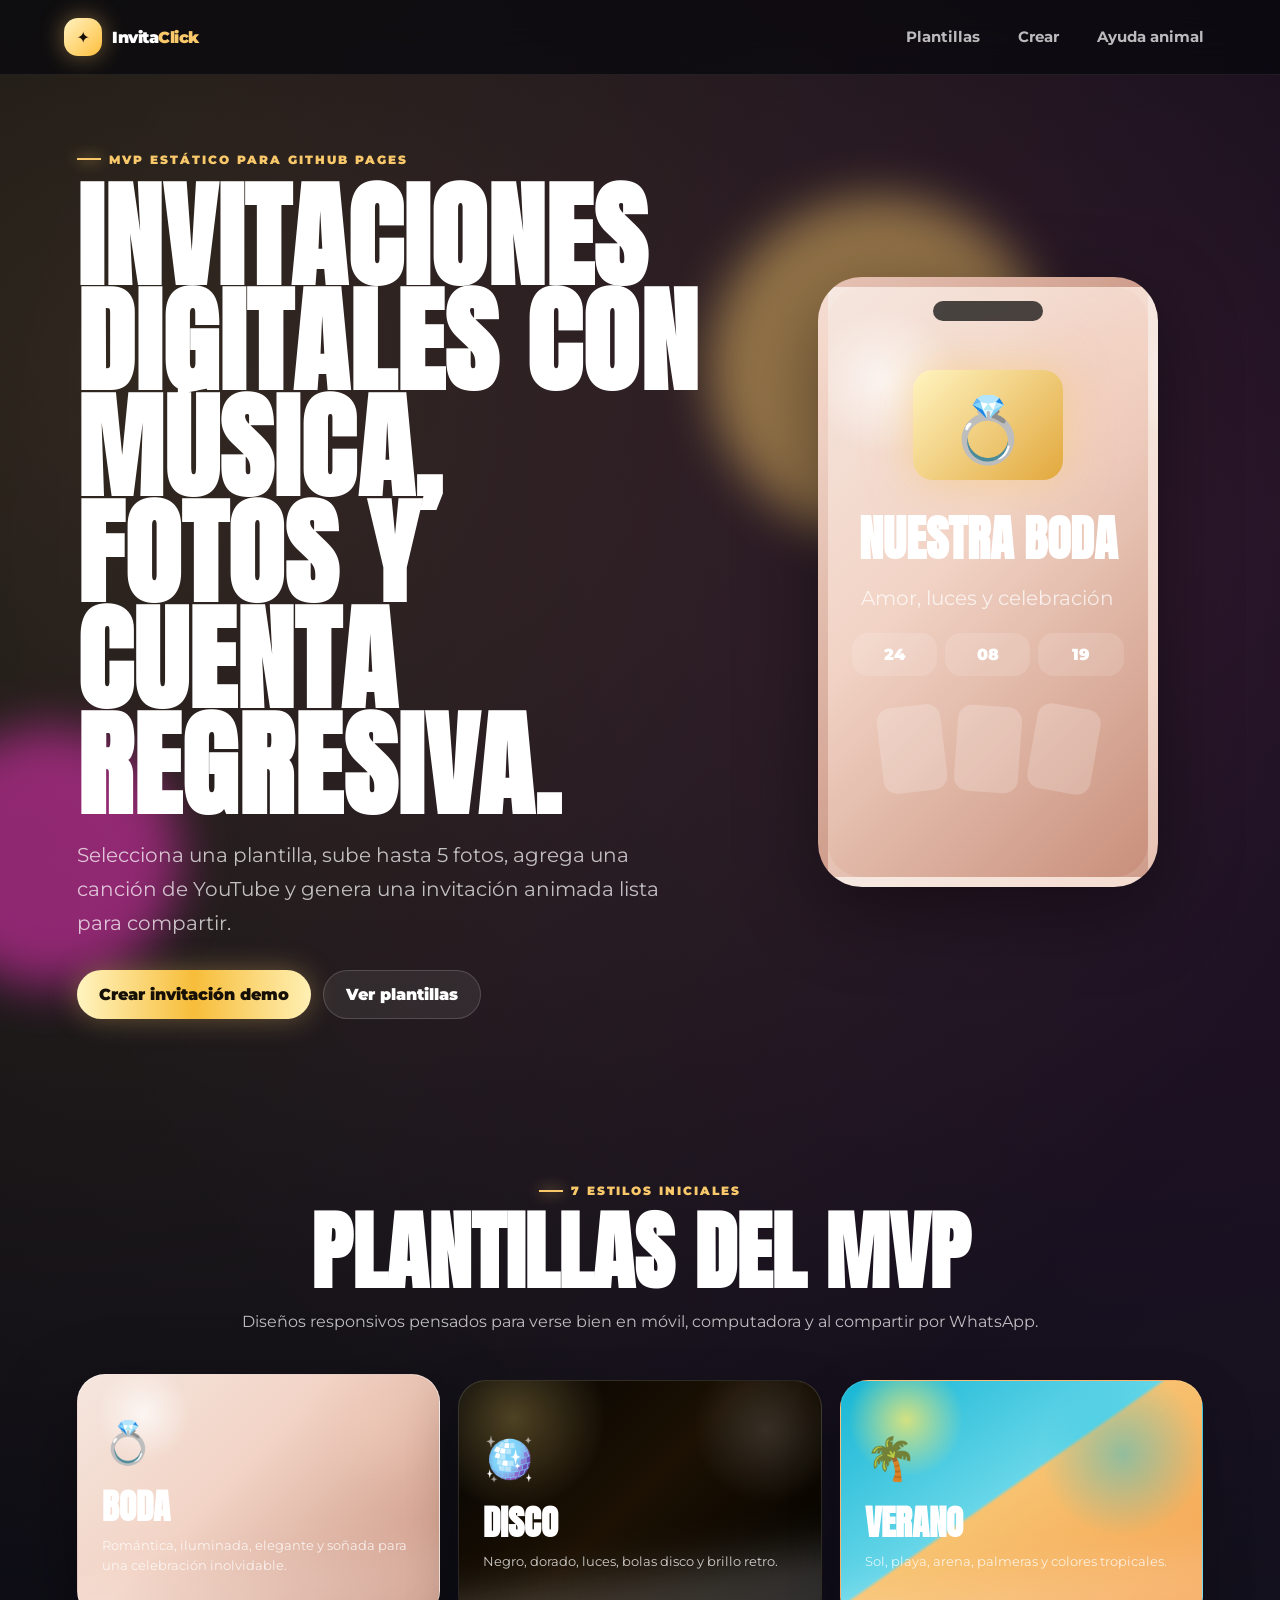
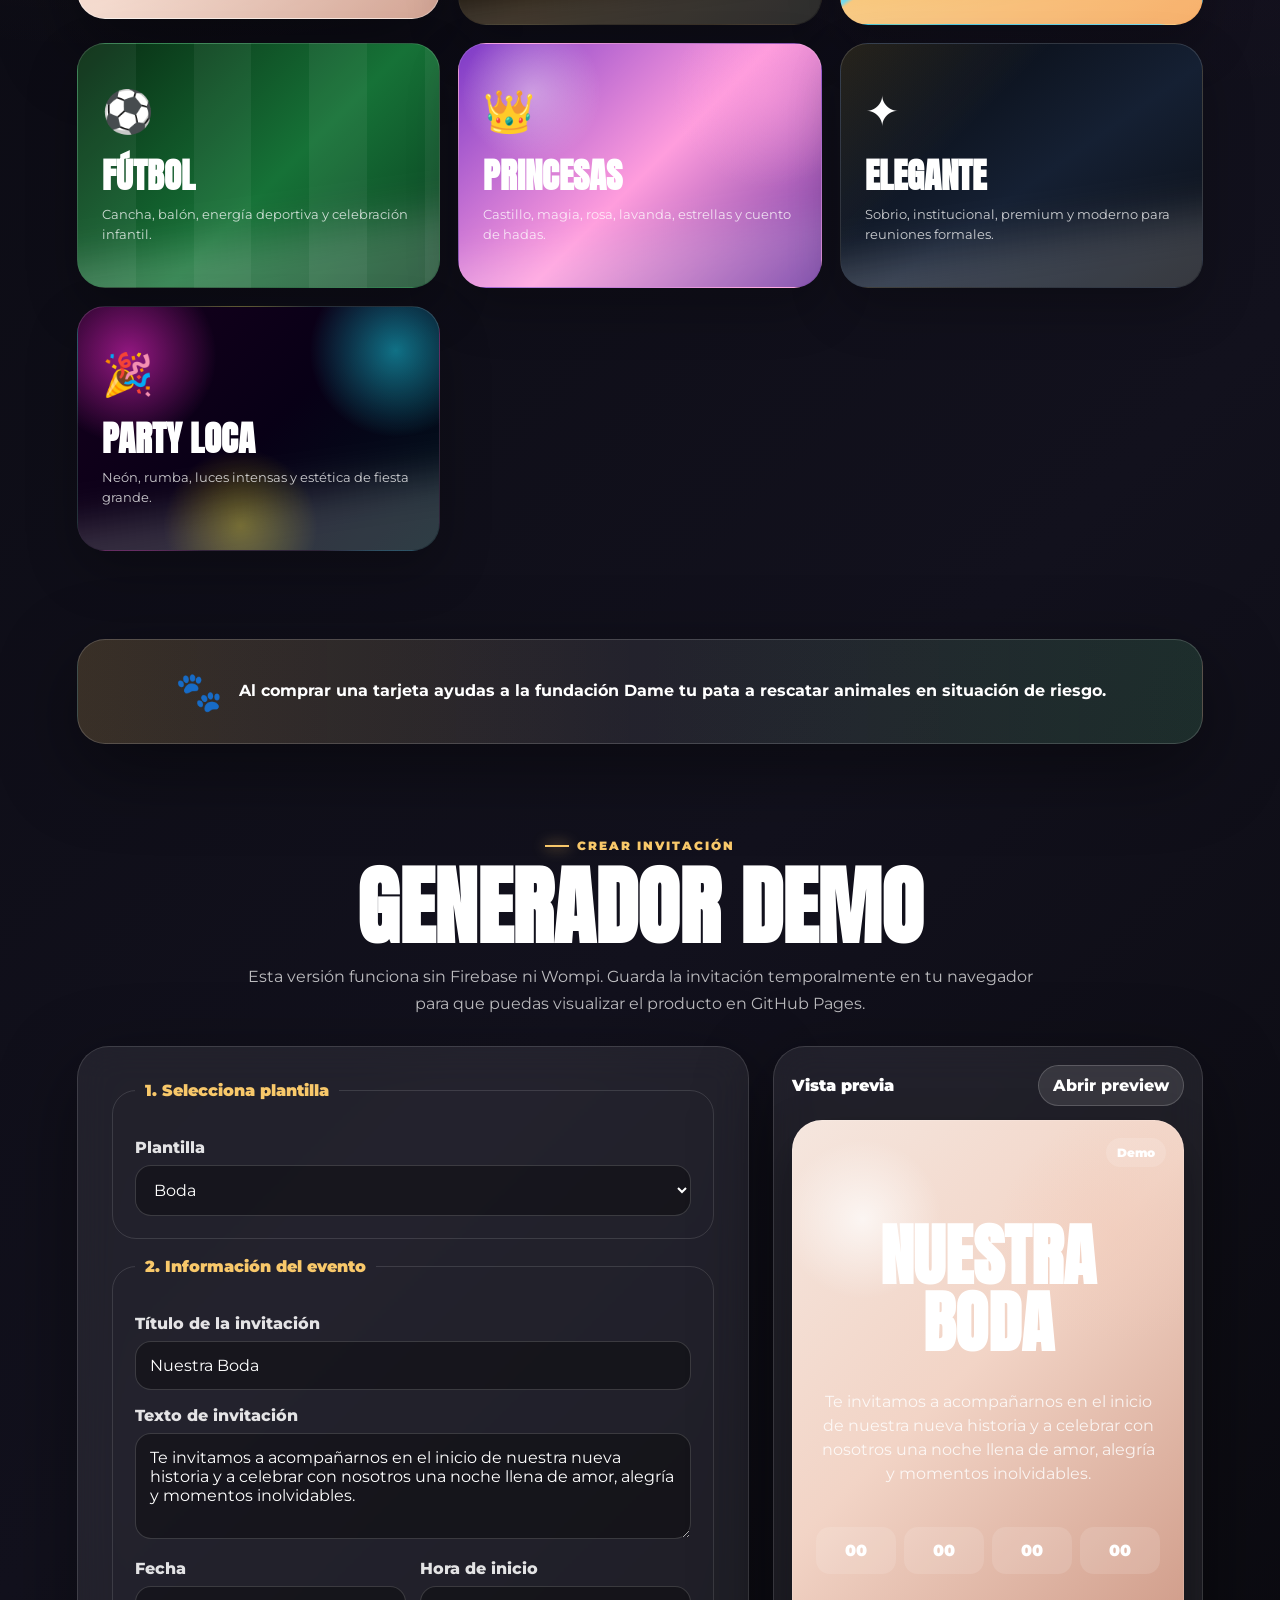
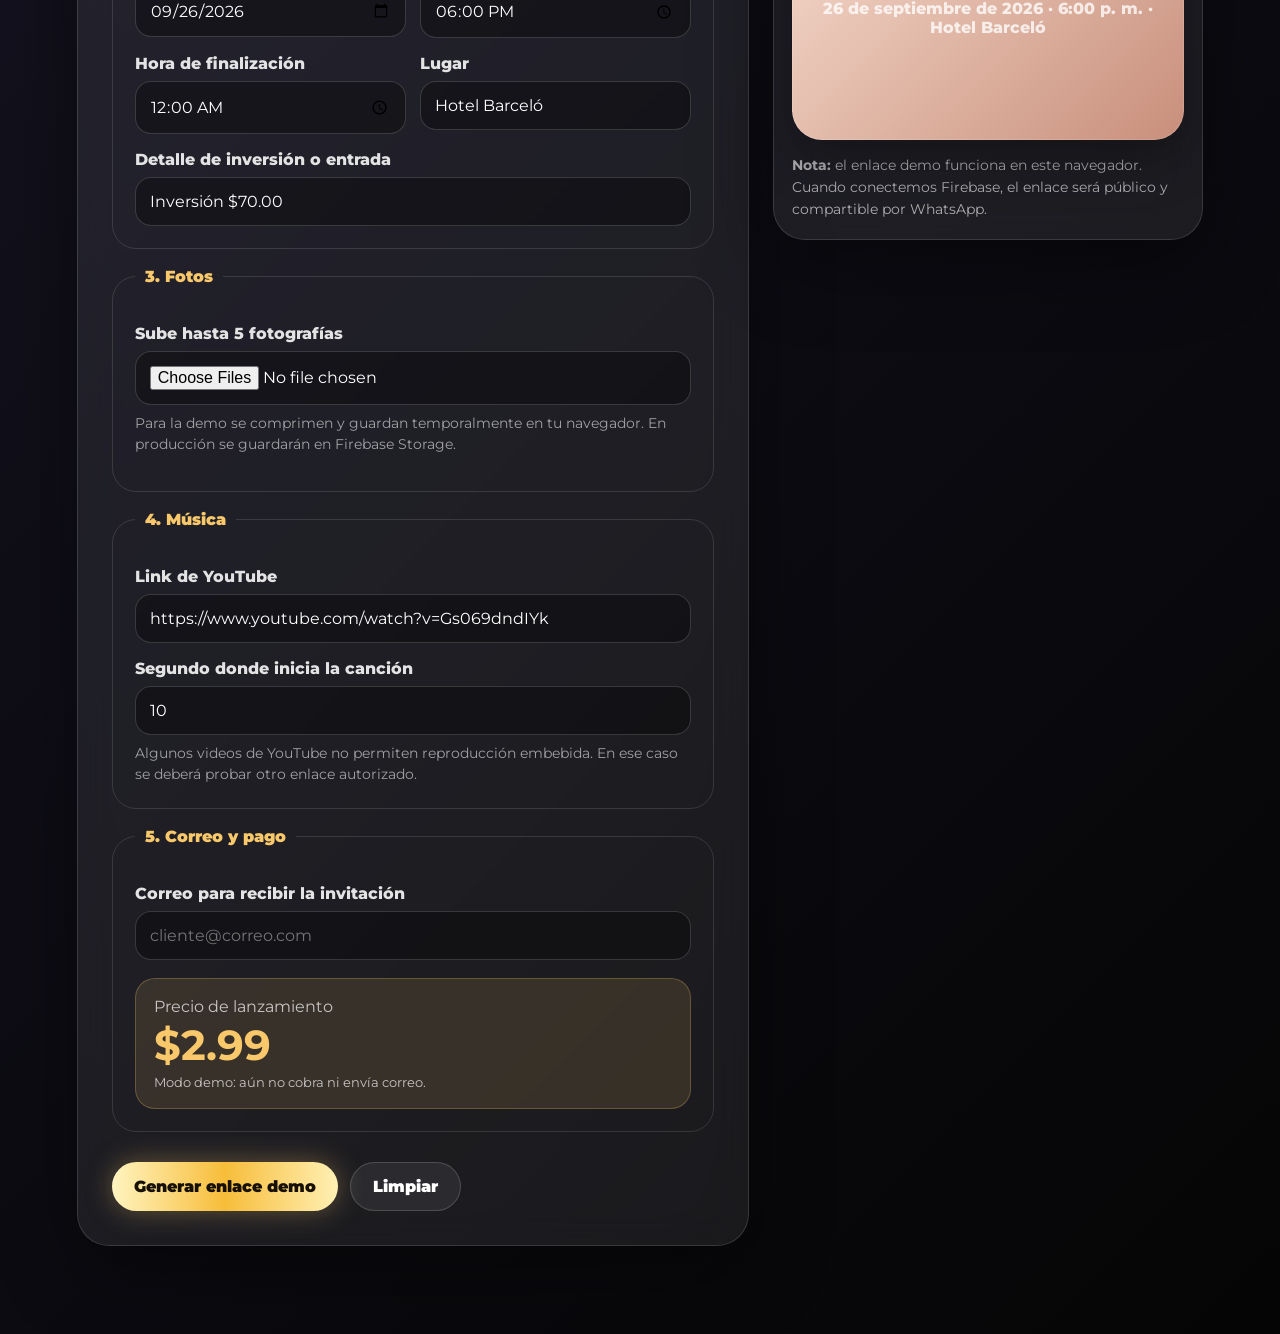
<file: index.html>
<!DOCTYPE html>
<html lang="es">
<head>
  <meta charset="UTF-8" />
  <meta name="viewport" content="width=device-width, initial-scale=1.0" />
  <title>Invitaciones Digitales | MVP</title>
  <meta name="description" content="Crea invitaciones digitales animadas con fotos, música de YouTube y countdown." />
  <link rel="preconnect" href="https://fonts.googleapis.com">
  <link rel="preconnect" href="https://fonts.gstatic.com" crossorigin>
  <link href="https://fonts.googleapis.com/css2?family=Anton&family=Cinzel:wght@500;700;900&family=Montserrat:wght@300;400;600;700;800;900&family=Pacifico&family=Playfair+Display:wght@600;800&display=swap" rel="stylesheet">
  <link rel="stylesheet" href="css/styles.css" />
</head>
<body class="site-body">
  <header class="site-header">
    <a class="brand" href="#top" aria-label="Ir al inicio">
      <span class="brand-mark">✦</span>
      <span>Invita<span>Click</span></span>
    </a>
    <nav class="site-nav" aria-label="Navegación principal">
      <a href="#plantillas">Plantillas</a>
      <a href="#crear">Crear</a>
      <a href="#ayuda">Ayuda animal</a>
    </nav>
  </header>

  <main id="top">
    <section class="site-hero">
      <div class="hero-glow hero-glow-one"></div>
      <div class="hero-glow hero-glow-two"></div>
      <div class="hero-copy">
        <span class="eyebrow">MVP estático para GitHub Pages</span>
        <h1>Invitaciones digitales con música, fotos y cuenta regresiva.</h1>
        <p>
          Selecciona una plantilla, sube hasta 5 fotos, agrega una canción de YouTube y genera una invitación animada lista para compartir.
        </p>
        <div class="hero-actions">
          <a class="btn btn-primary" href="#crear">Crear invitación demo</a>
          <a class="btn btn-ghost" href="#plantillas">Ver plantillas</a>
        </div>
      </div>
      <div class="hero-phone" aria-hidden="true">
        <div class="phone-shell template-boda">
          <div class="phone-notch"></div>
          <div class="mini-envelope">💍</div>
          <h3>Nuestra Boda</h3>
          <p>Amor, luces y celebración</p>
          <div class="mini-count"><span>24</span><span>08</span><span>19</span></div>
          <div class="mini-photos"><i></i><i></i><i></i></div>
        </div>
      </div>
    </section>

    <section id="plantillas" class="section templates-section">
      <div class="section-title">
        <span class="eyebrow">7 estilos iniciales</span>
        <h2>Plantillas del MVP</h2>
        <p>Diseños responsivos pensados para verse bien en móvil, computadora y al compartir por WhatsApp.</p>
      </div>
      <div class="template-grid" id="templateGrid"></div>
    </section>

    <section id="ayuda" class="impact-strip">
      <div>
        <span>🐾</span>
        <strong>Al comprar una tarjeta ayudas a la fundación Dame tu pata a rescatar animales en situación de riesgo.</strong>
      </div>
    </section>

    <section id="crear" class="section builder-section">
      <div class="section-title compact">
        <span class="eyebrow">Crear invitación</span>
        <h2>Generador demo</h2>
        <p>Esta versión funciona sin Firebase ni Wompi. Guarda la invitación temporalmente en tu navegador para que puedas visualizar el producto en GitHub Pages.</p>
      </div>

      <div class="builder-layout">
        <form class="builder-form" id="builderForm">
          <fieldset>
            <legend>1. Selecciona plantilla</legend>
            <label for="templateSelect">Plantilla</label>
            <select id="templateSelect" name="template" required></select>
          </fieldset>

          <fieldset>
            <legend>2. Información del evento</legend>
            <label for="eventTitle">Título de la invitación</label>
            <input id="eventTitle" name="eventTitle" type="text" maxlength="70" required value="Nuestra Boda" />

            <label for="inviteText">Texto de invitación</label>
            <textarea id="inviteText" name="inviteText" maxlength="260" rows="4" required>Te invitamos a acompañarnos en el inicio de nuestra nueva historia y a celebrar con nosotros una noche llena de amor, alegría y momentos inolvidables.</textarea>

            <div class="form-grid two">
              <div>
                <label for="eventDate">Fecha</label>
                <input id="eventDate" name="eventDate" type="date" required value="2026-09-26" />
              </div>
              <div>
                <label for="eventTime">Hora de inicio</label>
                <input id="eventTime" name="eventTime" type="time" required value="18:00" />
              </div>
            </div>

            <div class="form-grid two">
              <div>
                <label for="endTime">Hora de finalización</label>
                <input id="endTime" name="endTime" type="time" value="00:00" />
              </div>
              <div>
                <label for="place">Lugar</label>
                <input id="place" name="place" type="text" maxlength="90" required value="Hotel Barceló" />
              </div>
            </div>

            <label for="priceText">Detalle de inversión o entrada</label>
            <input id="priceText" name="priceText" type="text" maxlength="80" value="Inversión $70.00" />
          </fieldset>

          <fieldset>
            <legend>3. Fotos</legend>
            <label for="photos">Sube hasta 5 fotografías</label>
            <input id="photos" name="photos" type="file" accept="image/*" multiple />
            <p class="field-help">Para la demo se comprimen y guardan temporalmente en tu navegador. En producción se guardarán en Firebase Storage.</p>
            <div class="upload-preview" id="uploadPreview"></div>
          </fieldset>

          <fieldset>
            <legend>4. Música</legend>
            <label for="youtubeUrl">Link de YouTube</label>
            <input id="youtubeUrl" name="youtubeUrl" type="url" placeholder="https://www.youtube.com/watch?v=Gs069dndIYk" value="https://www.youtube.com/watch?v=Gs069dndIYk" />

            <label for="songStart">Segundo donde inicia la canción</label>
            <input id="songStart" name="songStart" type="number" min="0" max="9999" value="10" />
            <p class="field-help">Algunos videos de YouTube no permiten reproducción embebida. En ese caso se deberá probar otro enlace autorizado.</p>
          </fieldset>

          <fieldset>
            <legend>5. Correo y pago</legend>
            <label for="email">Correo para recibir la invitación</label>
            <input id="email" name="email" type="email" required placeholder="cliente@correo.com" />

            <div class="price-card">
              <span>Precio de lanzamiento</span>
              <strong>$2.99</strong>
              <small>Modo demo: aún no cobra ni envía correo.</small>
            </div>
          </fieldset>

          <div class="form-actions">
            <button class="btn btn-primary" type="submit">Generar enlace demo</button>
            <button class="btn btn-ghost" type="button" id="resetBtn">Limpiar</button>
          </div>
        </form>

        <aside class="live-preview" aria-label="Vista previa">
          <div class="preview-toolbar">
            <span>Vista previa</span>
            <button type="button" id="previewBtn">Abrir preview</button>
          </div>
          <div class="invite-preview-card" id="miniPreview">
            <div class="preview-badge">Demo</div>
            <h3 id="previewTitle">Nuestra Boda</h3>
            <p id="previewText">Te invitamos a compartir una noche especial...</p>
            <div class="preview-countdown"><span>00</span><span>00</span><span>00</span><span>00</span></div>
            <div class="preview-details" id="previewDetails">26 de septiembre · 6:00 p.m. · Jardín de Eventos</div>
          </div>
          <div class="preview-note">
            <strong>Nota:</strong> el enlace demo funciona en este navegador. Cuando conectemos Firebase, el enlace será público y compartible por WhatsApp.
          </div>
        </aside>
      </div>
    </section>
  </main>

  <div class="modal" id="resultModal" aria-hidden="true">
    <div class="modal-backdrop" data-close-modal></div>
    <div class="modal-card" role="dialog" aria-modal="true" aria-labelledby="modalTitle">
      <button class="modal-close" type="button" data-close-modal>×</button>
      <span class="eyebrow">Invitación creada</span>
      <h2 id="modalTitle">Tu enlace demo está listo</h2>
      <p>Abre la invitación para revisar diseño, música, fotos y countdown. En producción este enlace se enviará al correo después del pago.</p>
      <input id="generatedLink" readonly />
      <div class="modal-actions">
        <a class="btn btn-primary" id="openGeneratedLink" target="_blank" rel="noopener">Abrir invitación</a>
        <button class="btn btn-ghost" id="copyLinkBtn" type="button">Copiar link</button>
      </div>
    </div>
  </div>

  <script src="js/templates.js"></script>
  <script src="js/app.js"></script>
</body>
</html>
</file>
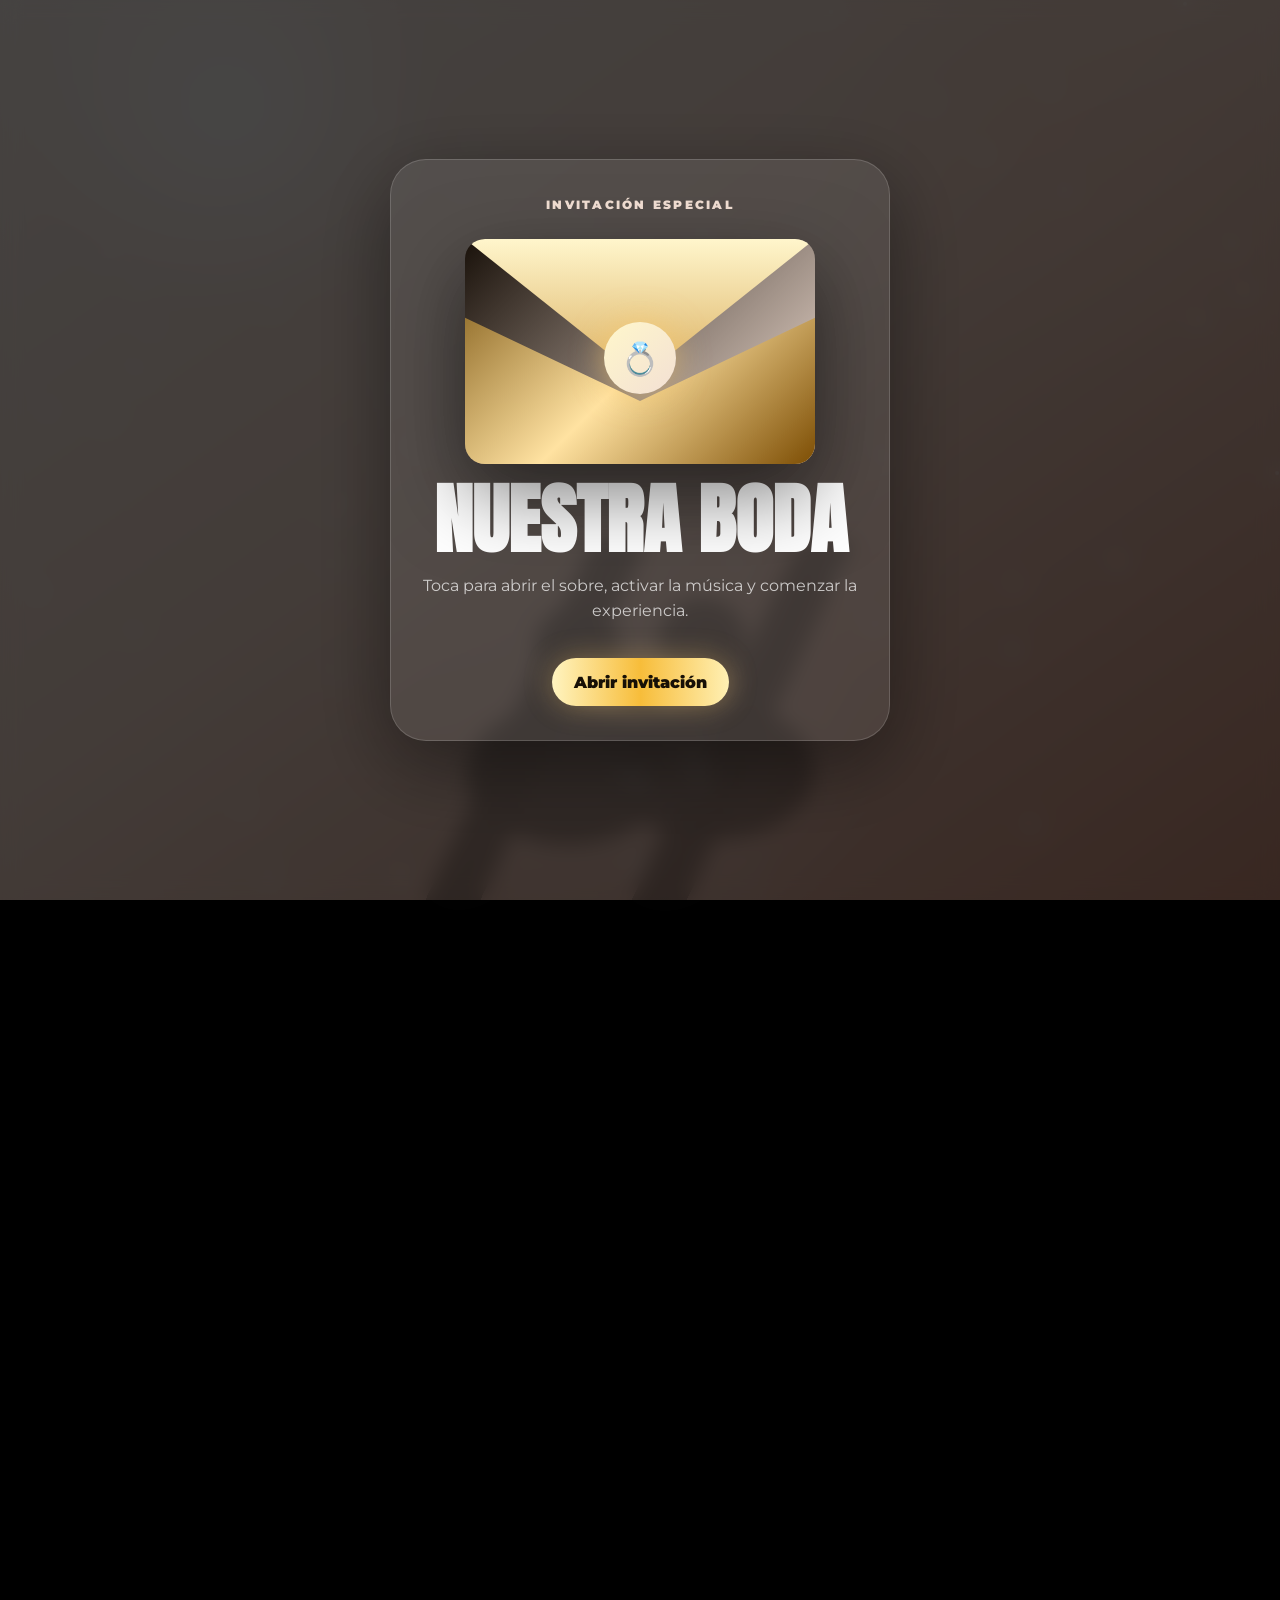
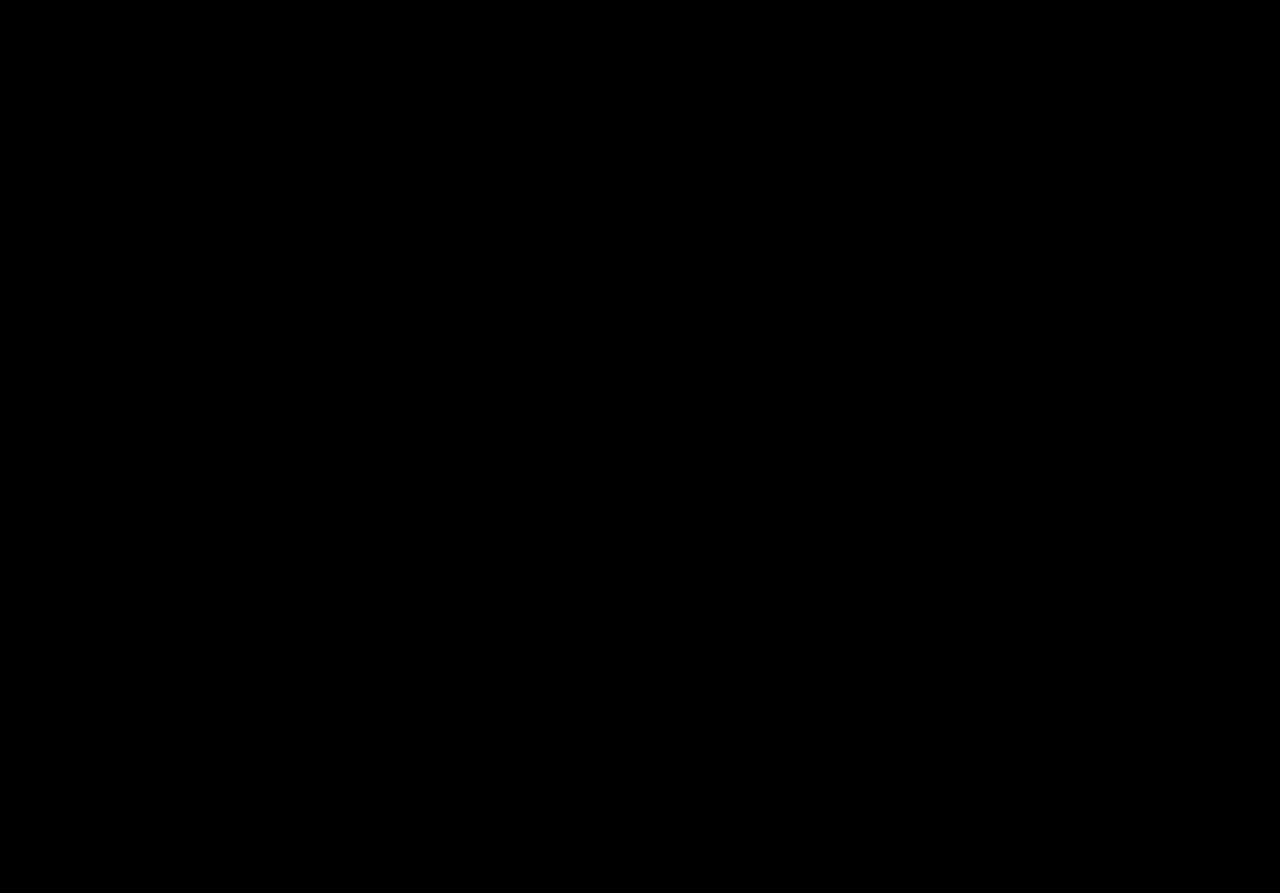
<file: invite.html>
<!DOCTYPE html>
<html lang="es">
<head>
  <meta charset="UTF-8" />
  <meta name="viewport" content="width=device-width, initial-scale=1.0" />
  <title>Invitación Digital</title>
  <link rel="preconnect" href="https://fonts.googleapis.com">
  <link rel="preconnect" href="https://fonts.gstatic.com" crossorigin>
  <link href="https://fonts.googleapis.com/css2?family=Anton&family=Cinzel:wght@500;700;900&family=Montserrat:wght@300;400;600;700;800;900&family=Pacifico&family=Playfair+Display:wght@600;800&display=swap" rel="stylesheet">
  <link rel="stylesheet" href="css/styles.css" />
</head>
<body class="invitation-body">
  <div class="invite-bg" id="inviteBg"></div>
  <div class="decor-layer" id="decorLayer" aria-hidden="true"></div>

  <div class="yt-player-shell" aria-hidden="true">
    <div id="yt-player"></div>
  </div>

  <button class="music-control" id="musicControl" type="button">♪ Pausar música</button>

  <section class="open-screen" id="openScreen">
    <div class="open-card">
      <span class="open-kicker">Invitación especial</span>
      <div class="envelope-open" aria-hidden="true">
        <div class="env-back"></div>
        <div class="env-flap"></div>
        <div class="env-front"></div>
        <div class="env-seal" id="sealText">✦</div>
      </div>
      <h1 id="openTitle">Tu invitación está lista</h1>
      <p>Toca para abrir el sobre, activar la música y comenzar la experiencia.</p>
      <button class="btn btn-primary btn-open" id="openInvitationBtn" type="button">Abrir invitación</button>
    </div>
  </section>

  <main class="invite-main" id="inviteMain">
    <section class="invite-hero reveal-invite">
      <div class="invite-hero-content">
        <span class="invite-kicker" id="heroKicker">Ven a celebrar con nosotros</span>
        <h1 id="heroTitle">Reunión Promoción 85</h1>
        <p id="heroText">Te invitamos a compartir una noche especial.</p>

        <div class="countdown-label" id="countLabel">Faltan solo:</div>
        <div class="big-countdown" id="bigCountdown">
          <div><strong id="days">00</strong><span>Días</span></div>
          <div><strong id="hours">00</strong><span>Horas</span></div>
          <div><strong id="minutes">00</strong><span>Minutos</span></div>
          <div><strong id="seconds">00</strong><span>Segundos</span></div>
        </div>
      </div>
      <div class="scroll-cue">Desliza para ver más ↓</div>
    </section>

    <section class="invite-story">
      <div class="slideshow-frame reveal-invite" id="slideshowFrame">
        <div class="photo-placeholder">Fotografías del evento</div>
      </div>

      <div class="invite-info-panel reveal-invite">
        <span class="script-word" id="scriptWord">Celebremos</span>
        <p id="mainInviteText">Te invitamos a compartir una noche especial, para reencontrarnos, recordar buenos momentos y crear nuevas memorias juntos.</p>
        <h2 id="priceLine">Inversión $70.00</h2>
        <div class="invite-details">
          <article><b>Fecha</b><span id="detailDate">26 de septiembre</span></article>
          <article><b>Hora</b><span id="detailTime">6:00 p.m.</span></article>
          <article><b>Lugar</b><span id="detailPlace">Hotel Barceló</span></article>
        </div>
      </div>
    </section>

    <section class="invite-gallery reveal-invite">
      <div class="gallery-heading">
        <span class="invite-kicker">Momentos especiales</span>
        <h2 id="galleryTitle">Una celebración para recordar</h2>
      </div>
      <div class="invite-photo-wall" id="invitePhotoWall"></div>
    </section>

    <section class="animal-impact reveal-invite">
      <span>🐾</span>
      <p>Al comprar una tarjeta ayudas a la fundación <strong>Dame tu pata</strong> a rescatar animales en situación de riesgo.</p>
    </section>
  </main>

  <script src="https://www.youtube.com/iframe_api"></script>
  <script src="js/templates.js"></script>
  <script src="js/invite.js"></script>
</body>
</html>
</file>
<file: css/styles.css>
:root {
  --bg: #08080d;
  --surface: rgba(255, 255, 255, 0.08);
  --surface-strong: rgba(255, 255, 255, 0.14);
  --text: #ffffff;
  --muted: rgba(255, 255, 255, 0.72);
  --line: rgba(255, 255, 255, 0.16);
  --gold: #f8c86a;
  --radius: 28px;
  --shadow: 0 24px 80px rgba(0, 0, 0, 0.42);
  --font-main: 'Montserrat', system-ui, sans-serif;
  --font-display: 'Anton', Impact, sans-serif;
  --font-script: 'Pacifico', cursive;
}

* { box-sizing: border-box; }
html { scroll-behavior: smooth; }
body {
  margin: 0;
  min-height: 100vh;
  background: var(--bg);
  color: var(--text);
  font-family: var(--font-main);
  overflow-x: hidden;
}

a { color: inherit; text-decoration: none; }
button, input, textarea, select { font: inherit; }
button { cursor: pointer; }

.site-body {
  background:
    radial-gradient(circle at 10% 8%, rgba(248, 200, 106, .16), transparent 30%),
    radial-gradient(circle at 90% 12%, rgba(255, 64, 205, .10), transparent 28%),
    linear-gradient(135deg, #07070d 0%, #12111d 55%, #050505 100%);
}

.site-header {
  position: sticky;
  top: 0;
  z-index: 30;
  display: flex;
  justify-content: space-between;
  align-items: center;
  gap: 20px;
  padding: 18px clamp(18px, 5vw, 64px);
  background: rgba(8, 8, 13, 0.72);
  backdrop-filter: blur(20px);
  border-bottom: 1px solid rgba(255,255,255,.08);
}

.brand {
  display: inline-flex;
  align-items: center;
  gap: 10px;
  font-weight: 900;
  letter-spacing: -0.03em;
}
.brand span span { color: var(--gold); }
.brand-mark {
  width: 38px;
  height: 38px;
  display: grid;
  place-items: center;
  border-radius: 14px;
  background: linear-gradient(135deg, #fff2c0, #ffbf3d);
  color: #150e04;
  box-shadow: 0 0 24px rgba(248, 200, 106, .45);
}

.site-nav {
  display: flex;
  gap: 14px;
  color: var(--muted);
  font-size: .93rem;
  font-weight: 700;
}
.site-nav a {
  padding: 10px 12px;
  border-radius: 999px;
}
.site-nav a:hover { background: rgba(255,255,255,.08); color: #fff; }

.site-hero {
  position: relative;
  min-height: calc(100svh - 75px);
  display: grid;
  grid-template-columns: minmax(0, 1.1fr) minmax(300px, .75fr);
  gap: clamp(30px, 5vw, 70px);
  align-items: center;
  padding: 70px clamp(18px, 6vw, 92px);
  overflow: hidden;
}
.hero-copy { position: relative; z-index: 2; }
.eyebrow {
  display: inline-flex;
  align-items: center;
  gap: 8px;
  color: var(--gold);
  font-size: .78rem;
  font-weight: 900;
  letter-spacing: .16em;
  text-transform: uppercase;
}
.eyebrow::before {
  content: '';
  width: 24px;
  height: 2px;
  background: currentColor;
  box-shadow: 0 0 14px currentColor;
}
.site-hero h1 {
  margin: 16px 0 20px;
  max-width: 850px;
  font-family: var(--font-display);
  font-size: clamp(3.3rem, 9vw, 8.2rem);
  line-height: .92;
  text-transform: uppercase;
  letter-spacing: .01em;
}
.site-hero p {
  margin: 0;
  max-width: 760px;
  color: var(--muted);
  font-size: clamp(1rem, 2.1vw, 1.28rem);
  line-height: 1.65;
}
.hero-actions, .form-actions, .modal-actions {
  display: flex;
  flex-wrap: wrap;
  gap: 12px;
  margin-top: 30px;
}
.btn {
  border: 1px solid var(--line);
  border-radius: 999px;
  padding: 14px 22px;
  font-weight: 900;
  display: inline-flex;
  justify-content: center;
  align-items: center;
  min-height: 48px;
  transition: transform .25s ease, box-shadow .25s ease, background .25s ease;
}
.btn:hover { transform: translateY(-2px); }
.btn-primary {
  background: linear-gradient(90deg, #fff4c0, #f7bd3a, #fff0b4);
  color: #171006;
  border: 0;
  box-shadow: 0 0 28px rgba(248, 200, 106, .34);
}
.btn-ghost { background: rgba(255,255,255,.07); color: #fff; }
.hero-glow {
  position: absolute;
  border-radius: 50%;
  filter: blur(24px);
  opacity: .5;
  pointer-events: none;
}
.hero-glow-one {
  width: 340px;
  height: 340px;
  background: #f8c86a;
  right: 18%;
  top: 12%;
}
.hero-glow-two {
  width: 260px;
  height: 260px;
  background: #fe34c8;
  left: -80px;
  bottom: 10%;
}
.hero-phone {
  display: grid;
  place-items: center;
  position: relative;
  z-index: 2;
}
.phone-shell {
  width: min(340px, 82vw);
  min-height: 610px;
  border-radius: 44px;
  padding: 48px 24px 28px;
  border: 10px solid rgba(255,255,255,.12);
  box-shadow: var(--shadow);
  position: relative;
  text-align: center;
  overflow: hidden;
  isolation: isolate;
}
.phone-notch {
  position: absolute;
  top: 14px;
  left: 50%;
  transform: translateX(-50%);
  width: 110px;
  height: 20px;
  border-radius: 999px;
  background: rgba(0,0,0,.7);
  z-index: 5;
}
.mini-envelope {
  width: 150px;
  height: 110px;
  margin: 35px auto 35px;
  border-radius: 20px;
  display: grid;
  place-items: center;
  font-family: var(--font-display);
  font-size: 4rem;
  background: linear-gradient(135deg, #fff4c0, #e2a83d);
  color: #171006;
  box-shadow: 0 0 45px rgba(248,200,106,.55);
}
.phone-shell h3 {
  font-family: var(--font-display);
  font-size: 3rem;
  line-height: 1;
  margin: 0 0 18px;
  text-transform: uppercase;
}
.phone-shell p { color: rgba(255,255,255,.72); }
.mini-count {
  display: grid;
  grid-template-columns: repeat(3, 1fr);
  gap: 8px;
  margin: 18px 0 30px;
}
.mini-count span {
  padding: 12px 4px;
  border-radius: 16px;
  background: rgba(255,255,255,.13);
  font-weight: 900;
}
.mini-photos {
  display: flex;
  justify-content: center;
  gap: 12px;
}
.mini-photos i {
  width: 64px;
  height: 86px;
  border-radius: 14px;
  background: rgba(255,255,255,.2);
  transform: rotate(var(--r, -7deg));
}
.mini-photos i:nth-child(2) { --r: 4deg; }
.mini-photos i:nth-child(3) { --r: 10deg; }

.section {
  padding: 88px clamp(18px, 6vw, 92px);
}
.section-title {
  max-width: 820px;
  margin: 0 auto 44px;
  text-align: center;
}
.section-title.compact { margin-bottom: 28px; }
.section-title h2 {
  margin: 12px 0 12px;
  font-family: var(--font-display);
  font-size: clamp(2.5rem, 7vw, 5.4rem);
  line-height: .95;
  text-transform: uppercase;
}
.section-title p { color: var(--muted); line-height: 1.7; }

.template-grid {
  display: grid;
  grid-template-columns: repeat(3, minmax(0, 1fr));
  gap: 18px;
  max-width: 1180px;
  margin: 0 auto;
}
.template-card {
  min-height: 245px;
  border: 1px solid rgba(255,255,255,.14);
  border-radius: var(--radius);
  padding: 24px;
  color: #fff;
  text-align: left;
  overflow: hidden;
  position: relative;
  box-shadow: 0 20px 50px rgba(0,0,0,.25);
  transition: transform .25s ease, border-color .25s ease, box-shadow .25s ease;
}
.template-card::after {
  content: '';
  position: absolute;
  inset: auto -30% -50% -30%;
  height: 170px;
  background: rgba(255,255,255,.18);
  filter: blur(20px);
  transform: rotate(-8deg);
}
.template-card:hover, .template-card.selected {
  transform: translateY(-6px);
  border-color: rgba(255,255,255,.45);
  box-shadow: 0 28px 80px rgba(0,0,0,.38);
}
.template-emoji { font-size: 2.6rem; display: block; margin-bottom: 22px; }
.template-card strong {
  display: block;
  font-family: var(--font-display);
  font-size: 2.2rem;
  text-transform: uppercase;
  line-height: 1;
}
.template-card small {
  display: block;
  margin-top: 12px;
  color: rgba(255,255,255,.78);
  line-height: 1.45;
}

.impact-strip {
  margin: 0 clamp(18px, 6vw, 92px);
  padding: 28px;
  border-radius: 28px;
  border: 1px solid rgba(255,255,255,.16);
  background: linear-gradient(90deg, rgba(248,200,106,.18), rgba(255,255,255,.08), rgba(109,232,151,.14));
  box-shadow: var(--shadow);
}
.impact-strip div {
  display: flex;
  align-items: center;
  justify-content: center;
  gap: 16px;
  text-align: center;
  color: #fff;
}
.impact-strip span { font-size: 2.4rem; }
.impact-strip strong { line-height: 1.55; }

.builder-layout {
  display: grid;
  grid-template-columns: minmax(0, 1fr) minmax(320px, 430px);
  gap: 24px;
  align-items: start;
  max-width: 1220px;
  margin: 0 auto;
}
.builder-form, .live-preview {
  border: 1px solid rgba(255,255,255,.13);
  border-radius: 32px;
  background: rgba(255,255,255,.075);
  backdrop-filter: blur(18px);
  box-shadow: var(--shadow);
}
.builder-form { padding: clamp(18px, 3vw, 34px); }
fieldset {
  border: 1px solid rgba(255,255,255,.12);
  border-radius: 24px;
  padding: 22px;
  margin: 0 0 18px;
}
legend {
  padding: 0 10px;
  font-weight: 900;
  color: var(--gold);
}
label {
  display: block;
  margin: 16px 0 8px;
  font-weight: 800;
  color: rgba(255,255,255,.88);
}
input, textarea, select {
  width: 100%;
  border: 1px solid rgba(255,255,255,.16);
  background: rgba(0,0,0,.34);
  color: #fff;
  border-radius: 16px;
  padding: 14px 14px;
  outline: none;
}
input:focus, textarea:focus, select:focus {
  border-color: var(--gold);
  box-shadow: 0 0 0 4px rgba(248,200,106,.13);
}
textarea { resize: vertical; }
.form-grid.two {
  display: grid;
  grid-template-columns: repeat(2, 1fr);
  gap: 14px;
}
.field-help {
  color: rgba(255,255,255,.58);
  font-size: .88rem;
  line-height: 1.5;
  margin: 8px 0 0;
}
.upload-preview {
  display: flex;
  flex-wrap: wrap;
  gap: 10px;
  margin-top: 14px;
}
.upload-preview img {
  width: 82px;
  height: 82px;
  object-fit: cover;
  border-radius: 16px;
  border: 1px solid rgba(255,255,255,.18);
}
.upload-status { color: var(--gold); font-weight: 800; }
.upload-status.error { color: #ff8d8d; }
.price-card {
  margin-top: 18px;
  padding: 18px;
  border-radius: 20px;
  background: rgba(248,200,106,.12);
  border: 1px solid rgba(248,200,106,.25);
}
.price-card span, .price-card small { display: block; color: rgba(255,255,255,.72); }
.price-card strong { display: block; font-size: 2.6rem; margin: 4px 0; color: var(--gold); }
.live-preview {
  position: sticky;
  top: 96px;
  padding: 18px;
}
.preview-toolbar {
  display: flex;
  justify-content: space-between;
  align-items: center;
  margin-bottom: 14px;
  font-weight: 900;
}
.preview-toolbar button {
  border: 1px solid rgba(255,255,255,.18);
  background: rgba(255,255,255,.1);
  color: #fff;
  border-radius: 999px;
  padding: 10px 14px;
  font-weight: 800;
}
.invite-preview-card {
  min-height: 620px;
  border-radius: 30px;
  padding: 30px 24px;
  position: relative;
  overflow: hidden;
  display: grid;
  align-content: center;
  text-align: center;
  box-shadow: inset 0 0 0 1px rgba(255,255,255,.12), 0 20px 50px rgba(0,0,0,.32);
}
.preview-badge {
  position: absolute;
  top: 18px;
  right: 18px;
  border-radius: 999px;
  padding: 7px 11px;
  background: rgba(255,255,255,.14);
  font-size: .75rem;
  font-weight: 900;
}
.invite-preview-card h3 {
  font-family: var(--font-display);
  font-size: clamp(2.6rem, 6vw, 4.2rem);
  line-height: 1;
  text-transform: uppercase;
  margin: 0 0 18px;
}
.invite-preview-card p { color: rgba(255,255,255,.82); line-height: 1.5; }
.preview-countdown {
  display: grid;
  grid-template-columns: repeat(4, 1fr);
  gap: 8px;
  margin: 25px 0;
}
.preview-countdown span {
  padding: 14px 4px;
  border-radius: 14px;
  background: rgba(255,255,255,.12);
  font-weight: 900;
}
.preview-details { color: rgba(255,255,255,.76); font-weight: 800; }
.preview-note {
  margin-top: 14px;
  color: rgba(255,255,255,.64);
  line-height: 1.55;
  font-size: .9rem;
}

.modal {
  display: none;
  position: fixed;
  inset: 0;
  z-index: 80;
}
.modal.open { display: block; }
.modal-backdrop {
  position: absolute;
  inset: 0;
  background: rgba(0,0,0,.72);
  backdrop-filter: blur(12px);
}
.modal-card {
  position: relative;
  width: min(620px, calc(100vw - 28px));
  margin: 8vh auto;
  border-radius: 30px;
  background: #12121c;
  border: 1px solid rgba(255,255,255,.16);
  box-shadow: var(--shadow);
  padding: clamp(22px, 4vw, 38px);
}
.modal-card h2 {
  margin: 12px 0;
  font-family: var(--font-display);
  font-size: clamp(2rem, 5vw, 3.5rem);
  line-height: 1;
  text-transform: uppercase;
}
.modal-card p { color: var(--muted); line-height: 1.6; }
.modal-close {
  position: absolute;
  top: 14px;
  right: 14px;
  width: 42px;
  height: 42px;
  border-radius: 50%;
  border: 1px solid rgba(255,255,255,.14);
  background: rgba(255,255,255,.08);
  color: #fff;
  font-size: 1.6rem;
}

/* Theme foundations */
.template-boda {
  background:
    radial-gradient(circle at 18% 16%, rgba(255,255,255,.7), transparent 13%),
    radial-gradient(circle at 82% 18%, rgba(241,201,183,.46), transparent 19%),
    linear-gradient(135deg, #f5e6de 0%, #f2d4c6 42%, #c88f7b 100%);
}
.template-disco {
  background:
    radial-gradient(circle at 15% 15%, rgba(255,219,120,.28), transparent 25%),
    radial-gradient(circle at 85% 20%, rgba(255,255,255,.14), transparent 20%),
    linear-gradient(135deg, #030303, #1c1103 48%, #000);
}
.template-verano {
  background:
    radial-gradient(circle at 18% 16%, rgba(255,234,103,.78), transparent 16%),
    radial-gradient(circle at 78% 30%, rgba(25,190,219,.45), transparent 25%),
    linear-gradient(145deg, #16b6d5 0%, #67d6e8 45%, #f7c270 46%, #f59f4c 100%);
}
.template-futbol {
  background:
    repeating-linear-gradient(90deg, rgba(255,255,255,.05) 0 16%, transparent 16% 32%),
    linear-gradient(135deg, #082b12, #167237 55%, #0a3f20);
}
.template-princesas {
  background:
    radial-gradient(circle at 20% 20%, rgba(255,255,255,.38), transparent 20%),
    radial-gradient(circle at 85% 20%, rgba(255,157,221,.42), transparent 26%),
    linear-gradient(135deg, #7d3ac7, #ff9ddd 52%, #6a2f9e);
}
.template-elegante {
  background:
    linear-gradient(135deg, rgba(214,180,106,.16), transparent 35%),
    linear-gradient(145deg, #05070c, #152033 55%, #0a0d14);
}
.template-party-loca {
  background:
    radial-gradient(circle at 14% 20%, rgba(255,43,214,.55), transparent 24%),
    radial-gradient(circle at 88% 18%, rgba(27,232,255,.48), transparent 23%),
    radial-gradient(circle at 45% 90%, rgba(255,230,0,.34), transparent 26%),
    linear-gradient(135deg, #16001d, #080016 52%, #00131c);
}

/* Invitation page */
.invitation-body { background: #000; }
.invitation-body:not(.opened) { overflow: hidden; }
.invite-bg {
  position: fixed;
  inset: 0;
  z-index: -10;
}
.decor-layer {
  position: fixed;
  inset: 0;
  z-index: -5;
  pointer-events: none;
  overflow: hidden;
}
.decor-layer i {
  position: absolute;
  width: 4px;
  height: 4px;
  border-radius: 50%;
  background: #fff;
  box-shadow: 0 0 18px 4px currentColor;
  animation: sparklePulse linear infinite;
  opacity: .6;
}
@keyframes sparklePulse {
  0%, 100% { transform: scale(.4); opacity: .25; }
  50% { transform: scale(1.6); opacity: 1; }
}
.template-boda .invite-bg {
  background:
    radial-gradient(circle at 18% 12%, rgba(255,255,255,.75), transparent 16%),
    radial-gradient(circle at 82% 15%, rgba(241,201,183,.42), transparent 19%),
    radial-gradient(circle at 50% 85%, rgba(255,255,255,.16), transparent 24%),
    linear-gradient(145deg, #f8efe9 0%, #f0d6c9 45%, #c98d78 100%);
}
.template-disco .invite-bg {
  background:
    radial-gradient(circle at 25% 18%, rgba(248,200,106,.22), transparent 26%),
    radial-gradient(circle at 85% 15%, rgba(255,255,255,.16), transparent 18%),
    radial-gradient(circle at 20% 85%, rgba(248,200,106,.14), transparent 28%),
    linear-gradient(145deg, #030303, #140d04 55%, #000);
}
.template-verano .invite-bg {
  background:
    radial-gradient(circle at 12% 12%, rgba(255,240,102,.85), transparent 13%),
    linear-gradient(180deg, #28c2e2 0%, #66d8ed 45%, #f8ca86 46%, #ffad5f 100%);
}
.template-futbol .invite-bg {
  background:
    radial-gradient(circle at 80% 15%, rgba(255,255,255,.14), transparent 20%),
    repeating-linear-gradient(90deg, rgba(255,255,255,.04) 0 10%, transparent 10% 20%),
    linear-gradient(135deg, #062b13, #11823a 55%, #062611);
}
.template-princesas .invite-bg {
  background:
    radial-gradient(circle at 20% 14%, rgba(255,255,255,.38), transparent 18%),
    radial-gradient(circle at 78% 18%, rgba(255,200,238,.48), transparent 20%),
    linear-gradient(135deg, #7531bd, #f58fd7 52%, #52258d);
}
.template-elegante .invite-bg {
  background:
    radial-gradient(circle at 15% 20%, rgba(214,180,106,.22), transparent 22%),
    linear-gradient(145deg, #04070d, #111e31 58%, #030407);
}
.template-party-loca .invite-bg {
  background:
    radial-gradient(circle at 16% 16%, rgba(255,43,214,.52), transparent 22%),
    radial-gradient(circle at 84% 20%, rgba(27,232,255,.42), transparent 24%),
    linear-gradient(135deg, #16001d, #04000b 52%, #001520);
}


.template-boda .invite-bg::before,
.template-boda .invite-bg::after {
  content: '';
  position: absolute;
  pointer-events: none;
}
.template-boda .invite-bg::before {
  left: 50%;
  bottom: 0;
  transform: translateX(-50%);
  width: min(58vw, 520px);
  height: min(44vw, 360px);
  background:
    radial-gradient(circle at 38% 30%, rgba(0,0,0,.92) 0 10%, transparent 11%),
    radial-gradient(circle at 62% 28%, rgba(0,0,0,.92) 0 10%, transparent 11%),
    radial-gradient(ellipse at 36% 65%, rgba(0,0,0,.92) 0 21%, transparent 22%),
    radial-gradient(ellipse at 64% 64%, rgba(0,0,0,.92) 0 21%, transparent 22%),
    linear-gradient(115deg, transparent 0 31%, rgba(0,0,0,.92) 31% 39%, transparent 39% 61%, rgba(0,0,0,.92) 61% 69%, transparent 69%),
    radial-gradient(circle at 50% 42%, rgba(0,0,0,.92) 0 7%, transparent 8%),
    radial-gradient(ellipse at 50% 98%, rgba(255,255,255,.12) 0 35%, transparent 36%);
  filter: drop-shadow(0 -6px 24px rgba(255,255,255,.08));
  opacity: .28;
}
.template-boda .invite-bg::after {
  inset: 0;
  background:
    radial-gradient(circle at 25% 25%, rgba(255,255,255,.18) 0 1px, transparent 2px),
    radial-gradient(circle at 74% 18%, rgba(255,255,255,.16) 0 1px, transparent 2px),
    radial-gradient(circle at 48% 22%, rgba(255,255,255,.14) 0 1px, transparent 2px);
  background-size: 120px 120px, 180px 180px, 150px 150px;
  opacity: .7;
}

.yt-player-shell {
  position: fixed;
  right: 16px;
  bottom: 76px;
  width: 220px;
  height: 220px;
  opacity: .01;
  pointer-events: none;
  z-index: 0;
}
.music-control {
  position: fixed;
  right: 18px;
  bottom: 18px;
  z-index: 20;
  border: 1px solid rgba(255,255,255,.22);
  background: rgba(0,0,0,.56);
  color: #fff;
  backdrop-filter: blur(14px);
  border-radius: 999px;
  padding: 12px 16px;
  font-weight: 900;
  opacity: 0;
  transform: translateY(18px);
  pointer-events: none;
  transition: .35s ease;
}
.opened .music-control { opacity: 1; transform: translateY(0); pointer-events: auto; }

.open-screen {
  position: fixed;
  inset: 0;
  z-index: 60;
  display: grid;
  place-items: center;
  padding: 22px;
  background: rgba(0,0,0,.72);
  backdrop-filter: blur(10px);
  transition: opacity .8s ease, transform .8s ease;
}
.open-screen.hide { opacity: 0; transform: scale(1.06); pointer-events: none; }
.open-card {
  width: min(500px, 94vw);
  text-align: center;
  border-radius: 36px;
  padding: 34px 24px;
  background: rgba(255,255,255,.08);
  border: 1px solid rgba(255,255,255,.16);
  box-shadow: var(--shadow);
}
.open-kicker {
  color: var(--gold);
  font-size: .78rem;
  font-weight: 900;
  letter-spacing: .18em;
  text-transform: uppercase;
}
.open-card h1 {
  font-family: var(--font-display);
  font-size: clamp(2.2rem, 8vw, 4.8rem);
  line-height: .95;
  text-transform: uppercase;
  margin: 20px 0 12px;
}
.open-card p { color: var(--muted); line-height: 1.6; }
.envelope-open {
  width: min(350px, 80vw);
  height: 225px;
  margin: 26px auto 8px;
  position: relative;
  perspective: 900px;
  filter: drop-shadow(0 30px 40px rgba(0,0,0,.52));
}
.env-back, .env-front, .env-flap {
  position: absolute;
  inset: 0;
  border-radius: 20px;
}
.env-back { background: linear-gradient(135deg, #19110a, var(--gold)); }
.env-front {
  clip-path: polygon(0 35%, 50% 72%, 100% 35%, 100% 100%, 0 100%);
  background: linear-gradient(135deg, #76500d, #ffe2a1 52%, #7d4e04);
}
.env-flap {
  clip-path: polygon(0 0, 100% 0, 50% 62%);
  background: linear-gradient(180deg, #fff6cc, #c58520);
  transform-origin: top center;
  animation: flapWave 2.2s ease-in-out infinite;
}
.env-seal {
  position: absolute;
  left: 50%;
  top: 53%;
  transform: translate(-50%, -50%);
  width: 72px;
  height: 72px;
  border-radius: 50%;
  background: linear-gradient(135deg, #fff7cb, var(--gold));
  color: #110c04;
  display: grid;
  place-items: center;
  font-size: 2rem;
  box-shadow: 0 0 32px rgba(248,200,106,.6);
}
@keyframes flapWave { 50% { transform: rotateX(8deg); } }
.btn-open { margin-top: 18px; }

.invite-main {
  opacity: 0;
  transform: translateY(18px);
  transition: .8s ease;
}
.opened .invite-main { opacity: 1; transform: none; }
.invite-hero {
  min-height: 100svh;
  padding: 90px clamp(18px, 7vw, 100px) 60px;
  display: grid;
  place-items: center;
  text-align: center;
  position: relative;
}
.invite-kicker {
  color: var(--gold);
  font-weight: 900;
  text-transform: uppercase;
  letter-spacing: .17em;
  font-size: clamp(.78rem, 2vw, 1rem);
  text-shadow: 0 0 22px currentColor;
}
.invite-hero h1 {
  margin: 20px auto;
  font-family: var(--font-display);
  font-size: clamp(3.8rem, 14vw, 11rem);
  line-height: .88;
  max-width: 1100px;
  text-transform: uppercase;
  letter-spacing: .015em;
  text-shadow: 0 0 40px rgba(255,255,255,.16);
}
.template-elegante .invite-hero h1 {
  font-family: 'Cinzel', serif;
  letter-spacing: .02em;
}
.template-boda .invite-hero h1 {
  font-family: 'Playfair Display', serif;
  text-transform: none;
  line-height: 1.02;
  letter-spacing: .01em;
}
.template-princesas .invite-hero h1,
.template-verano .invite-hero h1 {
  font-family: var(--font-script);
  text-transform: none;
  line-height: 1.05;
}
.invite-hero p {
  max-width: 860px;
  margin: 0 auto;
  color: rgba(255,255,255,.85);
  font-size: clamp(1.05rem, 3vw, 1.5rem);
  line-height: 1.55;
}
.countdown-label {
  margin: 42px 0 18px;
  color: rgba(255,255,255,.86);
  font-weight: 900;
  text-transform: uppercase;
  letter-spacing: .13em;
}
.big-countdown {
  width: min(800px, 100%);
  display: grid;
  grid-template-columns: repeat(4, 1fr);
  gap: 14px;
  margin: 0 auto;
}
.big-countdown div {
  border: 1px solid rgba(255,255,255,.18);
  border-radius: 24px;
  padding: 18px 8px;
  background: rgba(255,255,255,.095);
  backdrop-filter: blur(16px);
  box-shadow: 0 18px 50px rgba(0,0,0,.28);
}
.big-countdown strong {
  display: block;
  font-family: var(--font-display);
  font-size: clamp(2rem, 8vw, 5.2rem);
  line-height: .95;
  color: var(--gold);
}
.big-countdown span {
  display: block;
  margin-top: 8px;
  font-weight: 900;
  font-size: .76rem;
  text-transform: uppercase;
  letter-spacing: .12em;
  color: rgba(255,255,255,.75);
}
.scroll-cue {
  position: absolute;
  bottom: 25px;
  color: rgba(255,255,255,.65);
  animation: scrollBounce 1.6s ease-in-out infinite;
}
@keyframes scrollBounce { 50% { transform: translateY(9px); opacity: 1; } }
.invite-story {
  display: grid;
  grid-template-columns: minmax(0, 1fr) minmax(320px, 0.95fr);
  gap: clamp(24px, 5vw, 58px);
  align-items: center;
  padding: 80px clamp(18px, 7vw, 100px);
}
.slideshow-frame, .invite-info-panel {
  border: 1px solid rgba(255,255,255,.18);
  border-radius: 38px;
  background: rgba(255,255,255,.09);
  backdrop-filter: blur(18px);
  box-shadow: var(--shadow);
  overflow: hidden;
}
.slideshow-frame {
  min-height: 580px;
  display: grid;
  place-items: center;
  position: relative;
}
.slideshow-frame::after {
  content: '';
  position: absolute;
  inset: 18px;
  border-radius: 28px;
  border: 1px solid rgba(255,255,255,.2);
  pointer-events: none;
}
.photo-placeholder { color: var(--muted); font-weight: 800; }
.slide-photo {
  width: 100%;
  height: 100%;
  min-height: 580px;
  object-fit: cover;
  display: block;
  filter: saturate(1.05) contrast(1.04);
}
.fx-a { animation: photoZoom 4.3s ease both; }
.fx-b { animation: photoSlide 4.3s ease both; }
.fx-c { animation: photoTilt 4.3s ease both; }
.fx-d { animation: photoGlow 4.3s ease both; }
@keyframes photoZoom { from { opacity: 0; transform: scale(1.2); } to { opacity: 1; transform: scale(1.02); } }
@keyframes photoSlide { from { opacity: 0; transform: translateX(55px) scale(1.08); } to { opacity: 1; transform: translateX(0) scale(1.02); } }
@keyframes photoTilt { from { opacity: 0; transform: rotate(-4deg) scale(1.13); } to { opacity: 1; transform: rotate(0) scale(1.02); } }
@keyframes photoGlow { from { opacity: 0; filter: blur(8px) brightness(1.35); } to { opacity: 1; filter: blur(0) brightness(1); } }
.invite-info-panel {
  padding: clamp(26px, 5vw, 54px);
  text-align: center;
}
.script-word {
  display: block;
  font-family: var(--font-script);
  font-size: clamp(2.8rem, 8vw, 5.4rem);
  line-height: 1;
  color: var(--gold);
  text-shadow: 0 0 28px currentColor;
  margin-bottom: 22px;
}
.template-elegante .script-word, .template-boda .script-word { font-family: 'Playfair Display', serif; }
.invite-info-panel p {
  margin: 0;
  color: rgba(255,255,255,.88);
  font-size: clamp(1.05rem, 2.5vw, 1.45rem);
  line-height: 1.55;
}
.invite-info-panel h2 {
  margin: 28px 0;
  font-size: clamp(1.5rem, 4vw, 2.4rem);
  color: #fff;
}
.invite-details {
  display: grid;
  grid-template-columns: repeat(3, 1fr);
  gap: 12px;
  margin-top: 22px;
}
.invite-details article {
  border-left: 1px solid rgba(255,255,255,.2);
  border-right: 1px solid rgba(255,255,255,.12);
  padding: 16px 8px;
}
.invite-details b {
  display: block;
  color: var(--gold);
  text-transform: uppercase;
  letter-spacing: .13em;
  font-size: .76rem;
  margin-bottom: 8px;
}
.invite-details span { color: rgba(255,255,255,.84); line-height: 1.35; }
.invite-gallery {
  padding: 78px clamp(18px, 7vw, 100px);
}
.gallery-heading {
  text-align: center;
  margin-bottom: 42px;
}
.gallery-heading h2 {
  margin: 14px 0 0;
  font-family: var(--font-display);
  font-size: clamp(2.4rem, 7vw, 5.6rem);
  line-height: .95;
  text-transform: uppercase;
}
.invite-photo-wall {
  max-width: 1120px;
  margin: 0 auto;
  display: grid;
  grid-template-columns: repeat(5, 1fr);
  gap: 18px;
}
.invite-photo-card {
  border-radius: 26px;
  padding: 10px 10px 16px;
  background: rgba(255,255,255,.88);
  color: #111;
  transform: rotate(var(--rotation));
  box-shadow: 0 22px 50px rgba(0,0,0,.36);
  transition: .28s ease;
}
.invite-photo-card:hover { transform: rotate(0deg) translateY(-8px) scale(1.03); }
.invite-photo-card img {
  width: 100%;
  aspect-ratio: 1/1;
  object-fit: cover;
  border-radius: 18px;
  display: block;
}
.invite-photo-card span {
  display: block;
  margin-top: 10px;
  text-align: center;
  font-weight: 900;
  text-transform: uppercase;
  letter-spacing: .08em;
  font-size: .72rem;
}
.animal-impact {
  width: min(860px, calc(100% - 36px));
  margin: 10px auto 80px;
  padding: 28px;
  text-align: center;
  border: 1px solid rgba(255,255,255,.18);
  background: rgba(0,0,0,.35);
  backdrop-filter: blur(16px);
  border-radius: 28px;
  box-shadow: var(--shadow);
}
.animal-impact span { display: block; font-size: 2.5rem; margin-bottom: 10px; }
.animal-impact p { margin: 0; color: rgba(255,255,255,.82); line-height: 1.65; }
.reveal-invite {
  opacity: 0;
  transform: translateY(42px) scale(.98);
  transition: opacity .85s ease, transform .85s ease;
}
.reveal-invite.visible, .invite-hero.reveal-invite { opacity: 1; transform: none; }
.confetti-piece {
  position: fixed;
  top: -20px;
  width: 8px;
  height: 14px;
  z-index: 100;
  pointer-events: none;
  border-radius: 4px;
  animation: confettiFall linear forwards;
}
@keyframes confettiFall { to { transform: translateY(110vh) rotate(760deg); opacity: 0; } }

/* Template-specific typography/accent */
.template-boda { --gold: #f3e0d4; }
.template-disco { --gold: #f8c86a; }
.template-verano { --gold: #ffe45e; }
.template-futbol { --gold: #9cff84; }
.template-princesas { --gold: #ffe0f5; }
.template-elegante { --gold: #d6b46a; }
.template-party-loca { --gold: #ff53e5; }

.template-disco .invite-hero h1,
.template-disco .big-countdown strong {
  background: linear-gradient(90deg, #fff5c8, #ffbf37, #fff, #f8c86a);
  background-size: 240% auto;
  -webkit-background-clip: text;
  background-clip: text;
  color: transparent;
  animation: textShine 3s linear infinite;
}
.template-boda .invite-hero h1 { color: #fffaf6; text-shadow: 0 0 28px rgba(255,255,255,.55), 0 0 48px rgba(200,143,123,.32); }
.template-boda .big-countdown strong { color: #fffaf6; text-shadow: 0 0 20px rgba(255,255,255,.3); }
.template-party-loca .invite-hero h1,
.template-party-loca .big-countdown strong {
  color: #fff;
  text-shadow: 0 0 16px #ff2bd6, 0 0 35px #15e9ff;
}
.template-verano .invite-hero h1 { color: #fff8c8; text-shadow: 0 8px 0 rgba(0,0,0,.12); }
.template-futbol .invite-hero h1 { color: #fff; text-shadow: 0 0 24px rgba(110,227,109,.62); }
.template-princesas .invite-hero h1 { color: #fff5fc; text-shadow: 0 0 28px rgba(255,157,221,.88); }
.template-elegante .invite-hero h1 { color: #f8edcf; text-shadow: 0 0 24px rgba(214,180,106,.28); }
@keyframes textShine { to { background-position: 240% center; } }

@media (max-width: 980px) {
  .site-hero, .builder-layout, .invite-story { grid-template-columns: 1fr; }
  .hero-phone { order: -1; }
  .phone-shell { min-height: 520px; }
  .template-grid { grid-template-columns: repeat(2, 1fr); }
  .live-preview { position: relative; top: auto; }
  .invite-photo-wall { grid-template-columns: repeat(3, 1fr); }
}
@media (max-width: 660px) {
  .site-header { align-items: flex-start; flex-direction: column; }
  .site-nav { width: 100%; overflow-x: auto; padding-bottom: 2px; }
  .site-hero { padding-top: 42px; }
  .template-grid { grid-template-columns: 1fr; }
  .form-grid.two { grid-template-columns: 1fr; }
  .impact-strip div { flex-direction: column; }
  .big-countdown { grid-template-columns: repeat(2, 1fr); }
  .invite-details { grid-template-columns: 1fr; }
  .slideshow-frame, .slide-photo { min-height: 450px; }
  .invite-photo-wall { grid-template-columns: 1fr; }
  .invite-photo-card { transform: rotate(0deg); }
  .modal-actions, .hero-actions, .form-actions { flex-direction: column; }
  .btn { width: 100%; }
}
@media (max-width: 430px) {
  fieldset { padding: 16px; }
  .builder-form, .live-preview { border-radius: 24px; }
  .invite-preview-card { min-height: 520px; }
  .site-hero h1 { font-size: clamp(3rem, 17vw, 5.2rem); }
  .invite-hero h1 { font-size: clamp(3rem, 18vw, 6rem); }
}
</file>
